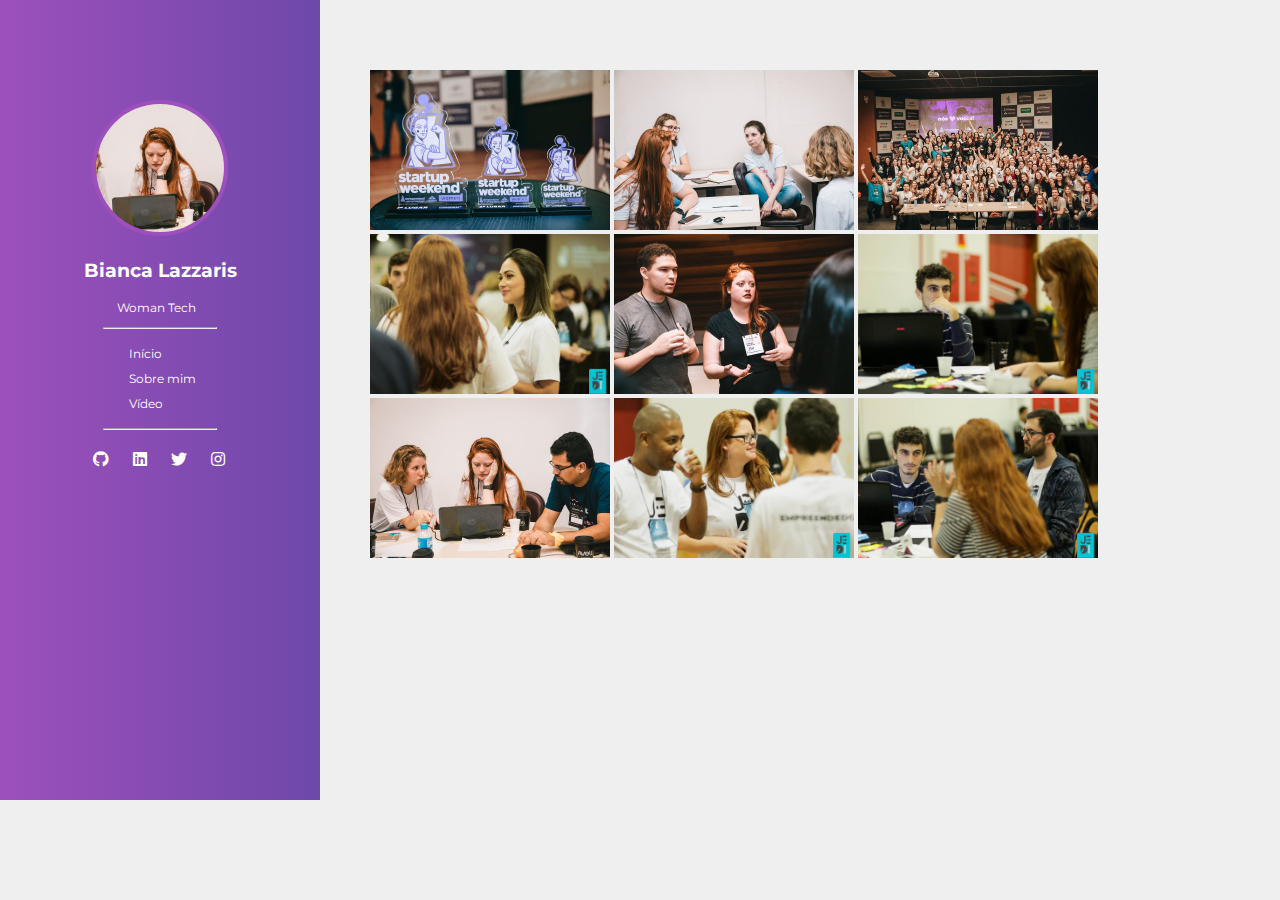
<file: index.html>
<!DOCTYPE html>
<html lang="pt-br">

<head>
    <meta charset="UTF-8">
    <meta name="viewport" content="width=device-width, initial-scale=1.0">
    <title>Bianca Lazzaris | Portfólio online</title>
    <link rel="shortcut icon" href="./assets/images/meufavicon.png" />
    <link rel="stylesheet" href="./assets/custom.css">
    <link href="https://fonts.googleapis.com/css2?family=Montserrat:ital@1&display=swap" rel="stylesheet">
    <link rel="stylesheet" href="https://cdnjs.cloudflare.com/ajax/libs/font-awesome/5.13.0/css/all.min.css">
    
</head>

<body>
    <aside>
        <div>
            <img src="./assets/images/portfolio.jpeg" alt="">
            <h3>Bianca Lazzaris</h3>
        </div>
        <div class="mini-bio">
            <p>
                Woman Tech
            </p>
        </div>
        <hr>
        <ul class="menu">
            <li><a href="index.html">Início</a></li>
            <li> <a href="aboutme.html"> Sobre mim</a></li>
            <li><a href="video.html">Vídeo</a> </li>
        </ul>
        <hr>
        <table class="social">
            <td><a href="https://github.com/biancalazzaris" target="_blank"><i class="fab fa-github"></a></i></td>
            <td><a href="https://www.linkedin.com/in/biancaclazzaris/" target="_blank"><i class="fab fa-linkedin"></i></a></td>
            <td><a href="https://twitter.com/bialazzaris" target="_blank"><i class="fab fa-twitter"></i></a></td>
            <td><a href="https://www.instagram.com/bianca.lazzaris/" target="_blank"><i class="fab fa-instagram"></i></td></i></a>
        </table>
    </aside>

    /*Menu lateral até aqui */ 

    <section class="blocoA">
        <div class="photos">
            <img src="./assets/images/swwoman.jpg" alt="" width="30%">
            <img src="./assets/images/swnov.jpg" alt="" width="30%" >
            <img src="./assets/images/swwomangeral.jpg" alt="" width="30%">
            <img src="./assets/images/fabi.jpg" alt="" width="30%">
            <img src="./assets/images/falar.jpg" alt="" width="30%">
            <img src="./assets/images/fosco.jpg" alt="" width="30%">
            <img src="./assets/images/geral.jpg" alt="" width="30%">
            <img src="./assets/images/srrindo.jpg" alt="" width="30%">
            <img src="./assets/images/fosco2.jpg" alt="" width="30%">
        </div>
    </section>
</body>

</html>
</file>
<file: assets/custom.css>
body {
    margin: 0;
    color: #ffffff;
    font-family: 'Montserrat', sans-serif;
    background-color: #EFEFEF;
}
/* menu lateral */ 
aside {
    background: linear-gradient(to left, #6E48AA, #9D50BB);
    width: 20em;
    height: 50em;
    margin: 0;
    text-align: center;
    position: fixed;
}
aside img {
    border-radius: 70%;
    border: #9D50BB 4px solid;
    height: 8em;
    margin-top: 100px;
} 
.mini-bio p {
    font-size: 12px;
    width: 20em;
    margin-left: 3em;
}
hr {
    width: 7em;
}
.menu {
    list-style-type: none;
    margin-right: 3em;
    font-size: 12px;
    width: 100px;
    margin-left: 7em;
    text-align: left;    
}
.menu a {
    color: #ffffff;
    text-decoration: none;
}
.menu li {
    padding: 5px;
}
.social {
    position: relative;
    left: 5em;
}
.social i {
    color: #ffffff;
    padding: 10px;
    margin: 0 auto;
    text-align: center;
}
/* fim menu lateral*/ 

.blocoA {
    color: black;
    padding: 20px;
    position: fixed;
    top: 50px;
    left: 350px;
    width: 800px;
    height: 500px;
}
.blocoA p {
    font-size: 12px;
}
</file>
